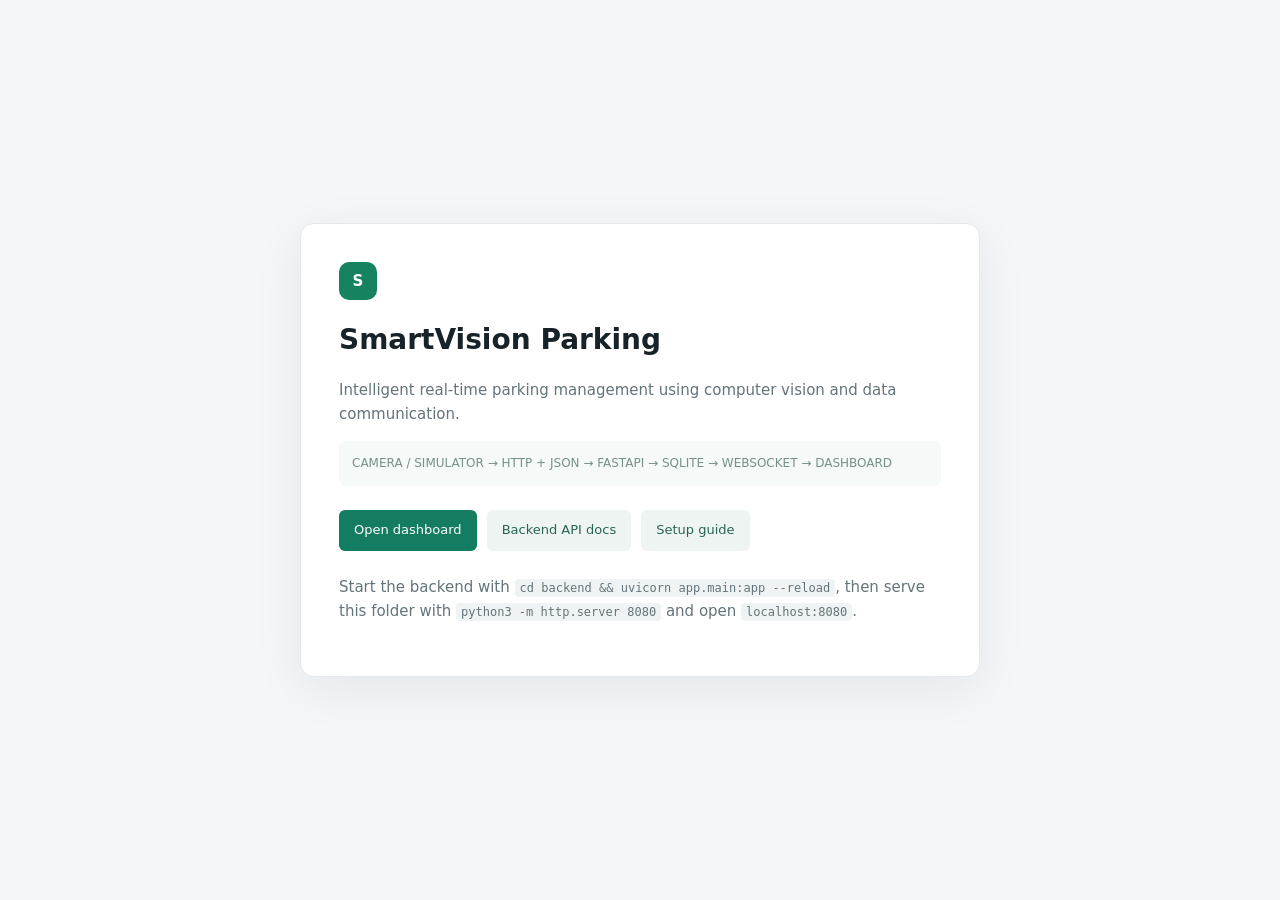
<file: index.html>
<!doctype html><html lang="en"><head><meta charset="utf-8"><meta name="viewport" content="width=device-width,initial-scale=1"><title>SmartVision Parking</title><style>*{box-sizing:border-box}body{margin:0;background:#f4f6f8;color:#172329;font:15px/1.6 system-ui,sans-serif;min-height:100vh;display:grid;place-items:center}.card{max-width:680px;background:white;border:1px solid #e5ebed;border-radius:14px;padding:38px;box-shadow:0 12px 50px #182b3212}.mark{display:inline-grid;place-items:center;width:38px;height:38px;background:#168260;color:white;border-radius:10px;font-weight:700}h1{margin:18px 0 4px;font-size:28px}p{color:#64747b}.links{display:flex;gap:10px;flex-wrap:wrap;margin:24px 0}.links a{padding:10px 15px;background:#147d61;color:white;border-radius:6px;text-decoration:none;font-size:13px}.links a.secondary{background:#eef4f2;color:#286454}code{background:#f0f3f3;padding:2px 5px;border-radius:4px;font-size:12px}.flow{font-size:12px;color:#78908a;background:#f5f9f7;padding:13px;border-radius:7px}</style></head><body><main class="card"><span class="mark">S</span><h1>SmartVision Parking</h1><p>Intelligent real-time parking management using computer vision and data communication.</p><div class="flow">CAMERA / SIMULATOR → HTTP + JSON → FASTAPI → SQLITE → WEBSOCKET → DASHBOARD</div><div class="links"><a href="frontend/">Open dashboard</a><a class="secondary" href="http://127.0.0.1:8000/docs">Backend API docs</a><a class="secondary" href="README.md">Setup guide</a></div><p>Start the backend with <code>cd backend && uvicorn app.main:app --reload</code>, then serve this folder with <code>python3 -m http.server 8080</code> and open <code>localhost:8080</code>.</p></main></body></html>
</file>
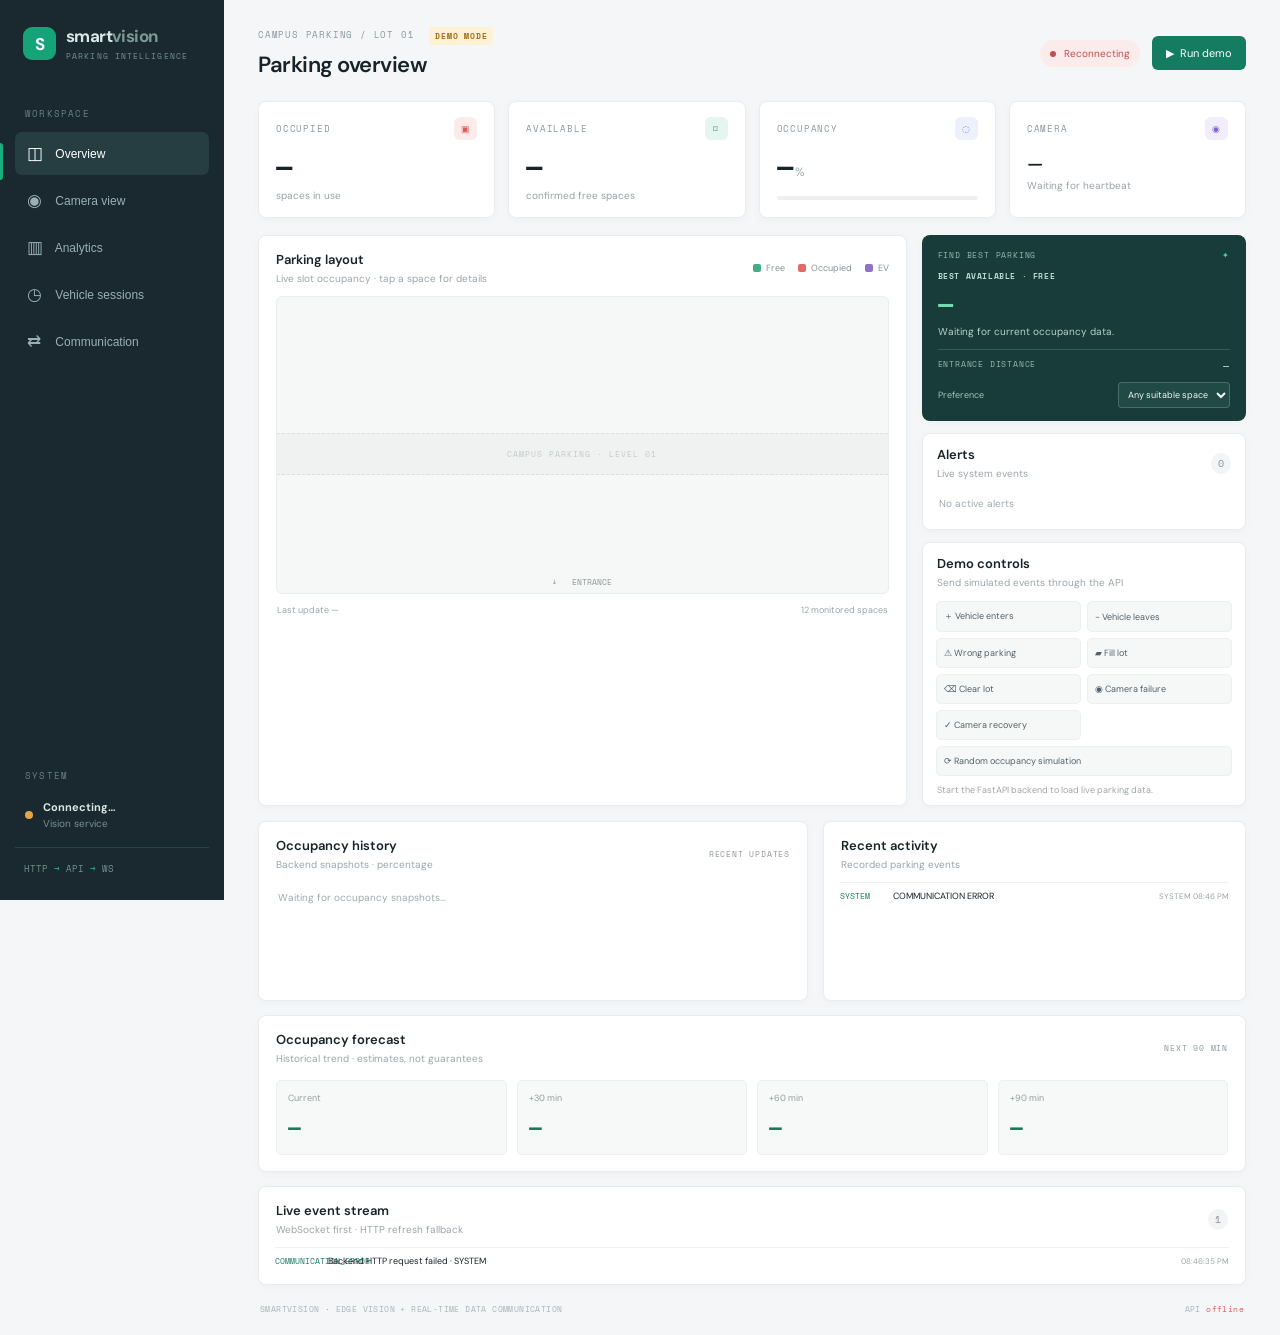
<file: frontend/index.html>
<!doctype html>
<html lang="en"><head><meta charset="utf-8"><meta name="viewport" content="width=device-width,initial-scale=1"><title>SmartVision — Parking Operations</title><link rel="preconnect" href="https://fonts.googleapis.com"><link href="https://fonts.googleapis.com/css2?family=DM+Sans:wght@400;500;600;700&family=Space+Mono:wght@400;700&display=swap" rel="stylesheet"><link rel="stylesheet" href="styles.css"></head>
<body><aside class="sidebar"><div class="brand"><span class="brandmark">S</span><span>smart<span class="brand-light">vision</span><small>PARKING INTELLIGENCE</small></span></div><div class="side-label">WORKSPACE</div><button class="nav active" data-view="overview"><span>◫</span> Overview</button><button class="nav" data-view="camera"><span>◉</span> Camera view</button><button class="nav" data-view="analytics"><span>▥</span> Analytics</button><button class="nav" data-view="sessions"><span>◷</span> Vehicle sessions</button><button class="nav" data-view="communication"><span>⇄</span> Communication</button><div class="side-bottom"><div class="side-label">SYSTEM</div><div class="camera-state"><i id="side-dot"></i><div><b id="side-camera">Connecting…</b><small>Vision service</small></div></div><div class="network">HTTP <i>→</i> API <i>→</i> WS</div></div></aside>
<main><header><div><div class="eyebrow">CAMPUS PARKING / LOT 01 <b id="demo-indicator" class="demo-badge">DEMO MODE</b></div><h1 id="view-title">Parking overview</h1></div><div class="head-actions"><span class="live-pill" id="ws-state"><i></i> Connecting</span><button id="demo-btn" class="primary">▶ &nbsp;Run demo</button></div></header>
<section class="stats overview-section"><article class="stat"><div class="stat-top"><span>OCCUPIED</span><i class="ico red">▣</i></div><strong id="occupied">—</strong><small id="occupied-sub">spaces in use</small></article><article class="stat"><div class="stat-top"><span>AVAILABLE</span><i class="ico green">⌑</i></div><strong id="free">—</strong><small>confirmed free spaces</small></article><article class="stat"><div class="stat-top"><span>OCCUPANCY</span><i class="ico blue">◌</i></div><strong><span id="occupancy">—</span><em>%</em></strong><div class="meter"><i id="meter"></i></div></article><article class="stat"><div class="stat-top"><span>CAMERA</span><i class="ico violet">◉</i></div><strong class="camera-value" id="camera-status">—</strong><small id="heartbeat">Waiting for heartbeat</small></article></section>
<div class="grid overview-section"><section class="panel map-panel"><div class="panel-head"><div><h2>Parking layout</h2><p>Live slot occupancy · tap a space for details</p></div><div class="legend"><span><i class="lg free"></i>Free</span><span><i class="lg occupied"></i>Occupied</span><span><i class="lg ev"></i>EV</span></div></div><div class="lot"><div class="drive"><span>DRIVE AISLE</span></div><div id="parking-map" class="parking-map"><div class="lane">CAMPUS PARKING · LEVEL 01</div></div><div class="entrance">↓ &nbsp; ENTRANCE</div></div><div class="map-foot"><span id="map-updated">Last update —</span><span>12 monitored spaces</span></div></section>
<aside class="right-col"><section class="panel recommendation"><div class="mini-label">FIND BEST PARKING <span>✦</span></div><div id="recommend-status" class="recommend-status">BEST AVAILABLE · FREE</div><div class="recommend-slot" id="recommend-slot">—</div><p id="recommend-reason">Waiting for current occupancy data.</p><div class="recommend-meta"><span>ENTRANCE DISTANCE</span><b id="recommend-distance">—</b></div><label class="preference-label">Preference <select id="recommend-pref"><option value="">Any suitable space</option><option value="EV">EV charging</option><option value="ACCESSIBLE">Accessible</option><option value="STANDARD">Standard</option></select></label></section><section class="panel alert-panel"><div class="panel-head compact"><div><h2>Alerts</h2><p>Live system events</p></div><span class="count" id="alert-count">0</span></div><div id="alerts" class="alerts"><div class="empty">No active alerts</div></div></section><section class="panel control-panel"><div class="panel-head compact"><div><h2>Demo controls</h2><p>Send simulated events through the API</p></div></div><div class="control-grid"><button data-action="enter">＋ Vehicle enters</button><button data-action="leave">− Vehicle leaves</button><button data-action="wrong">⚠ Wrong parking</button><button data-action="full">▰ Fill lot</button><button data-action="clear">⌫ Clear lot</button><button data-action="offline">◉ Camera failure</button><button data-action="recovery">✓ Camera recovery</button><button data-action="random" class="wide">⟳ Random occupancy simulation</button></div><div id="action-message" class="action-message">Controls transmit simulated JSON to FastAPI.</div></section></aside></div>
<div class="lower overview-section"><section class="panel chart-panel"><div class="panel-head"><div><h2>Occupancy history</h2><p>Backend snapshots · percentage</p></div><span class="chart-tag">RECENT UPDATES</span></div><div id="chart" class="chart"><div class="empty">Waiting for occupancy snapshots…</div></div></section><section class="panel event-panel"><div class="panel-head"><div><h2>Recent activity</h2><p>Recorded parking events</p></div></div><div id="events" class="events"><div class="empty">No events received yet</div></div></section></div>
<section class="panel forecast-panel overview-section"><div class="panel-head"><div><h2>Occupancy forecast</h2><p>Historical trend · estimates, not guarantees</p></div><span class="chart-tag">NEXT 90 MIN</span></div><div id="forecast" class="forecast-grid"><div>Current<strong>—</strong></div><div>+30 min<strong>—</strong></div><div>+60 min<strong>—</strong></div><div>+90 min<strong>—</strong></div></div></section>
<section class="panel stream-panel overview-section"><div class="panel-head"><div><h2>Live event stream</h2><p>WebSocket first · HTTP refresh fallback</p></div><span class="count" id="stream-count">0</span></div><div id="event-stream" class="events"><div class="empty">Waiting for events…</div></div></section>
<section id="camera-page" class="page-view panel hidden"><div class="panel-head"><div><h2>Camera view</h2><p>Browser preview with configured parking-slot overlay</p></div><div class="camera-controls"><label class="file-button">Choose video<input id="video-file" type="file" accept="video/*"></label><button id="webcam-btn" class="secondary">Start webcam</button></div></div><div class="video-stage"><video id="camera-video" autoplay muted playsinline></video><img id="backend-frame" alt="Live OpenCV camera frame"><canvas id="camera-overlay"></canvas><div id="camera-placeholder" class="video-placeholder"><b>CAMERA FEED</b><span>Choose a video or start a webcam. For RTSP/OpenCV input, configure CAMERA_SOURCE in the vision service.</span></div><span id="frame-stamp" class="frame-stamp">No frame received</span></div><div class="camera-metrics"><span>CAMERA <b id="cam-page-status">—</b></span><span>FPS <b id="cam-fps">—</b></span><span>VEHICLES (SLOT EST.) <b id="vehicle-count">—</b></span><span>OCCUPIED <b id="cam-occupied">—</b></span><span>FREE <b id="cam-free">—</b></span><span>CONFIDENCE <b id="cam-confidence">—</b></span></div><p class="muted-note">OpenCV slot classification runs in <code>vision/main.py</code>. A locally selected video or webcam is shown as a private browser preview; configured RTSP and vision-service inputs arrive through the backend.</p></section>
<section id="analytics-page" class="page-view panel hidden"><div class="panel-head"><div><h2>Parking analytics</h2><p>Persisted sessions and occupancy snapshots</p></div></div><div id="analytics-stats" class="analytics-grid"></div><h3 class="subheading">Utilization heatmap · slot × hour</h3><div id="heatmap" class="heatmap-wrap"><div class="empty">Waiting for slot events…</div></div></section>
<section id="sessions-page" class="page-view panel hidden"><div class="panel-head"><div><h2>Vehicle sessions</h2><p>Anonymous session IDs · no plate recognition</p></div></div><div id="sessions" class="table-list"><div class="empty">No parking sessions recorded.</div></div></section>
<section id="communication-page" class="page-view panel hidden"><div class="panel-head"><div><h2>Communication monitor</h2><p>Client-server transport status and activity</p></div><span id="comm-live" class="count">MONITORING</span></div><div class="architecture"><div>Camera<strong>OpenCV / simulation</strong><small id="comm-camera">—</small></div><i>HTTP · JSON ↓</i><div>FastAPI backend<strong>SQLite + event hub</strong><small id="comm-api">—</small></div><i>WebSocket ↓</i><div>Web dashboard<strong>Live UI</strong><small id="comm-ws">—</small></div></div><div id="comm-stats" class="analytics-grid"></div><h3 class="subheading">WebSocket event log</h3><div id="comm-events" class="events"><div class="empty">Waiting for WebSocket messages…</div></div></section>
<aside id="slot-drawer" class="slot-drawer hidden"><button id="drawer-close" aria-label="Close slot details">×</button><div id="slot-details"></div></aside>
<footer><span>SMARTVISION <b>·</b> EDGE VISION + REAL-TIME DATA COMMUNICATION</span><span id="api-indicator">API <i>checking</i></span></footer></main><div id="toast" class="toast"></div><script src="app.js"></script></body></html>
</file>
<file: frontend/styles.css>
:root{--bg:#f4f6f8;--panel:#fff;--ink:#172329;--muted:#829099;--line:#e7ecef;--green:#14966d;--green-bg:#e5f5ef;--red:#da5b59;--red-bg:#fbeceb;--blue:#4779e7;--nav:#19292f;--mono:'Space Mono',monospace;--sans:'DM Sans',sans-serif}*{box-sizing:border-box}body{margin:0;background:var(--bg);color:var(--ink);font:14px var(--sans);display:flex;min-height:100vh}.sidebar{width:224px;background:var(--nav);color:#dce6e7;min-height:100vh;position:fixed;inset:0 auto 0 0;padding:25px 15px;display:flex;flex-direction:column;z-index:4}.brand{display:flex;align-items:center;gap:10px;font-size:17px;font-weight:700;margin:0 8px 45px;letter-spacing:-.6px}.brandmark{width:33px;height:33px;border-radius:9px;background:#16a378;color:white;display:grid;place-items:center;font-weight:700}.brand-light{color:#7d9996}.brand small{display:block;font:8px var(--mono);letter-spacing:1.1px;color:#789091;margin-top:3px}.side-label{font:9px var(--mono);letter-spacing:1.2px;color:#698084;padding:0 10px 10px}.nav{color:#9ab0b2;background:transparent;border:0;width:100%;text-align:left;padding:11px 12px;border-radius:7px;cursor:pointer;font-size:12px;margin:2px 0}.nav span{display:inline-block;width:25px;font-size:17px;vertical-align:-1px}.nav.active,.nav:hover{background:#263e42;color:#fff}.nav.active:before{content:'';position:absolute;left:0;width:3px;height:37px;background:#18ae7d;border-radius:0 3px 3px 0}.side-bottom{margin-top:auto}.camera-state{display:flex;gap:10px;align-items:center;margin:8px 10px 17px;font-size:11px}.camera-state i{width:8px;height:8px;background:#e1a449;border-radius:50%}.camera-state i.online{background:#1db584;box-shadow:0 0 0 4px #1db58420}.camera-state i.offline{background:#e25d58}.camera-state small{display:block;color:#789091;font-size:10px;margin-top:3px}.network{font:9px var(--mono);color:#789091;border-top:1px solid #2a4145;padding:14px 9px 0}.network i{color:#21b285;font-style:normal}main{margin-left:224px;width:calc(100% - 224px);padding:27px 34px 20px;max-width:1700px}header{display:flex;justify-content:space-between;align-items:center;margin-bottom:22px}.eyebrow,.mini-label,.stat-top,.recommend-meta,.chart-tag{font:9px var(--mono);letter-spacing:.8px;color:#8b989f}.eyebrow{margin-bottom:5px}h1{font-size:22px;letter-spacing:-.5px;margin:0;font-weight:600}.head-actions{display:flex;align-items:center;gap:12px}.live-pill{background:#e5f5ef;color:#13845f;font-size:10px;padding:7px 10px;border-radius:20px}.live-pill i{display:inline-block;width:6px;height:6px;background:currentColor;border-radius:50%;margin-right:5px}.live-pill.offline{background:#fbeceb;color:#c34e4b}.primary{background:#147d61;color:#fff;border:0;border-radius:6px;padding:10px 14px;font:11px var(--sans);cursor:pointer}.primary:hover{background:#0f694f}.stats{display:grid;grid-template-columns:repeat(4,1fr);gap:13px;margin-bottom:17px}.stat,.panel{background:var(--panel);border:1px solid #e9edef;border-radius:8px;box-shadow:0 2px 9px #26343a08}.stat{padding:15px 17px;min-height:111px}.stat-top{display:flex;justify-content:space-between;align-items:center}.ico{width:23px;height:23px;border-radius:6px;display:grid;place-items:center;font-style:normal}.ico.red{background:var(--red-bg);color:var(--red)}.ico.green{background:var(--green-bg);color:var(--green)}.ico.blue{background:#edf1fd;color:var(--blue)}.ico.violet{background:#f1edfb;color:#8067c4}.stat strong{display:block;font:700 27px var(--mono);margin-top:6px;letter-spacing:-1px}.stat strong em{font:12px var(--sans);font-style:normal;color:#a1adb2;margin-left:2px}.stat small{display:block;color:#97a2a7;font-size:10px;margin-top:3px}.stat .camera-value{font:600 18px var(--sans);margin-top:12px}.meter{height:4px;background:#edf0f1;border-radius:4px;margin-top:10px}.meter i{display:block;background:#4b7dea;height:100%;width:0;border-radius:4px;transition:width .3s}.grid{display:grid;grid-template-columns:minmax(0,1.7fr) minmax(280px,.85fr);gap:15px;align-items:stretch}.right-col{display:grid;gap:12px;align-content:start}.panel-head{display:flex;align-items:center;justify-content:space-between;padding:15px 17px 11px}.panel-head h2{font-size:13px;margin:0;font-weight:600}.panel-head p{color:#9aa5aa;font-size:10px;margin:4px 0 0}.legend{display:flex;gap:13px;font-size:9px;color:#849198}.legend span{display:flex;align-items:center;gap:5px}.lg{width:8px;height:8px;border-radius:2px;background:#42ad85}.lg.occupied{background:#e26b68}.lg.ev{background:#8e71c9}.lot{margin:0 17px;background:#f6f8f7;border:1px solid #e9efec;border-radius:6px;height:298px;position:relative;overflow:hidden}.parking-map{position:absolute;inset:0}.lane{position:absolute;top:53%;left:0;width:100%;transform:translateY(-50%);height:42px;border-top:1px dashed #d9e0dd;border-bottom:1px dashed #d9e0dd;display:grid;place-items:center;color:#c1cbc7;font:8px var(--mono);letter-spacing:1px}.slot{position:absolute;width:12%;height:34%;border:1px solid #9ddbc5;background:#e4f4ec;border-radius:4px;color:#13845f;cursor:pointer;display:flex;flex-direction:column;align-items:center;justify-content:center;gap:3px;transition:background .2s,border .2s;z-index:1}.slot:hover{box-shadow:0 2px 9px #35453c20;transform:translateY(-1px)}.slot.occupied{background:#fae9e7;border-color:#eab2ad;color:#ba4e49}.slot.unknown{background:#fff4dc;border-color:#ecd18c;color:#a27b1e}.slot.ev{background:#f0ecfa;border-color:#c7b8e8;color:#7459af}.slot .slot-id{font:700 10px var(--mono)}.slot .slot-status{font-size:8px;text-transform:uppercase;letter-spacing:.3px}.slot .evtag{position:absolute;right:3px;top:3px;font:7px var(--mono)}.drive{position:absolute;left:0;right:0;top:53%;height:42px;transform:translateY(-50%);background:#f0f2f1}.drive span{display:none}.entrance{position:absolute;bottom:5px;left:0;right:0;text-align:center;font:8px var(--mono);color:#8a9892}.map-foot{display:flex;justify-content:space-between;padding:10px 18px 12px;color:#9aa5aa;font-size:9px}.recommendation{padding:14px 16px 13px;background:#173c39;color:white;border:0;min-height:139px}.mini-label{color:#94bab0;font-size:8px}.mini-label span{float:right;color:#46d6a2}.recommend-slot{font:700 25px var(--mono);margin:7px 0 0;color:#72dbb0}.recommendation p{font-size:10px;color:#bad1cb;margin:3px 0 11px}.recommend-meta{border-top:1px solid #ffffff24;padding-top:8px;display:flex;justify-content:space-between;color:#9ab9b0;font-size:8px}.recommend-meta b{font:10px var(--mono);color:#e4f4ec}.compact{padding:12px 14px 8px}.count{font:10px var(--mono);padding:3px 7px;background:#f2f4f5;color:#849198;border-radius:10px}.alerts{padding:0 14px 10px;max-height:110px;overflow:auto}.empty{font-size:10px;color:#a0aaae;padding:9px 2px}.alert-row{border-top:1px solid #eff1f2;padding:8px 0;font-size:10px;display:flex;gap:8px}.alert-row i{color:#d88045;font-style:normal}.alert-row small{display:block;color:#9aa5aa;font-size:9px;margin-top:3px}.control-panel{padding-bottom:9px}.control-grid{padding:4px 13px;display:grid;grid-template-columns:1fr 1fr;gap:6px}.control-grid button{background:#f6f8f8;border:1px solid #edf0f0;border-radius:5px;padding:8px 7px;text-align:left;color:#526169;font:9px var(--sans);cursor:pointer}.control-grid button:hover{border-color:#80b8a6;color:#147d61;background:#f1faf6}.control-grid .wide{grid-column:span 2}.action-message{padding:4px 14px 0;font-size:9px;color:#9ca7ab}.lower{display:grid;grid-template-columns:1.3fr 1fr;gap:15px;margin-top:15px}.chart-panel,.event-panel{min-height:180px}.chart{padding:0 17px 10px;height:118px}.chart svg{width:100%;height:100%;overflow:visible}.chart text{font:8px var(--mono);fill:#9ba6aa}.chart .gridline{stroke:#edf0f1;stroke-width:1}.chart .line{fill:none;stroke:#15916b;stroke-width:2}.chart .area{fill:#15916b;opacity:.09}.chart-tag{font-size:8px}.events{padding:0 16px 10px;max-height:138px;overflow:auto}.event-row{display:grid;grid-template-columns:45px 1fr auto;align-items:center;gap:8px;padding:7px 0;border-top:1px solid #eff1f2;font-size:9px}.event-code{font:8px var(--mono);color:#147d61}.event-row small{color:#9ba5a9;font-size:8px}footer{display:flex;justify-content:space-between;color:#aab3b6;font:8px var(--mono);letter-spacing:.4px;padding:18px 2px 0}footer b{color:#5fb696}footer i{font-style:normal;color:#3b9b77}.toast{position:fixed;bottom:18px;right:20px;background:#1c3531;color:white;border-radius:6px;padding:11px 14px;font-size:11px;opacity:0;transform:translateY(8px);transition:.2s;pointer-events:none;z-index:10}.toast.show{opacity:1;transform:none}@media(max-width:1000px){.sidebar{width:70px;padding:20px 9px}.brand{margin:0 9px 40px}.brand>span:not(.brandmark),.side-label,.nav:not(.active),.nav{font-size:0}.nav span{font-size:18px}.nav{text-align:center;padding:10px 0}.side-bottom{overflow:hidden}.camera-state{margin:8px}.camera-state div,.network{display:none}main{margin-left:70px;width:calc(100% - 70px);padding:22px}.grid{grid-template-columns:minmax(0,1.4fr) minmax(260px,.8fr)}}@media(max-width:700px){main{padding:16px 12px}.head-actions{gap:6px}.live-pill{font-size:0}.live-pill i{font-size:10px}.stats{grid-template-columns:1fr 1fr;gap:8px}.stat{padding:12px;min-height:100px}.grid,.lower{grid-template-columns:1fr}.lot{height:250px;margin:0 10px}.panel-head{padding:12px}.right-col{grid-template-columns:1fr}.sidebar{width:54px}.sidebar .brand{margin-left:1px}.sidebar .brandmark{width:32px}.sidebar .nav.active:before{height:37px}main{margin-left:54px;width:calc(100% - 54px)}h1{font-size:19px}.legend{gap:7px}footer{font-size:7px}}

/* Focused product views that retain the existing SmartVision visual language. */
.hidden{display:none!important}.demo-badge{display:inline-block;margin-left:8px;padding:3px 6px;border-radius:3px;background:#fff1d6;color:#a36e16;font:700 8px var(--mono);vertical-align:middle}.secondary,.file-button{border:1px solid #dfe7e3;background:#fff;color:#40564e;border-radius:5px;padding:8px 11px;font:10px var(--sans);cursor:pointer}.file-button input{display:none}.camera-controls{display:flex;gap:7px}.page-view{margin-top:15px;padding-bottom:16px}.video-stage{position:relative;margin:0 16px;background:#172321;border-radius:6px;overflow:hidden;aspect-ratio:16/8;display:grid;place-items:center}.video-stage video,.video-stage canvas{position:absolute;width:100%;height:100%;object-fit:contain}.video-stage canvas{pointer-events:none}.video-placeholder{position:absolute;inset:0;display:flex;flex-direction:column;align-items:center;justify-content:center;color:#d8e4df;gap:9px;text-align:center;padding:30px}.video-placeholder b{font:700 13px var(--mono);letter-spacing:1px}.video-placeholder span{max-width:420px;color:#9fb2aa;font-size:10px}.frame-stamp{position:absolute;bottom:9px;right:10px;color:#d1dfd9;background:#182622b8;padding:5px 7px;border-radius:3px;font:8px var(--mono)}.camera-metrics{display:grid;grid-template-columns:repeat(6,1fr);gap:8px;margin:13px 16px 0}.camera-metrics span{padding:9px;background:#f6f8f7;border-radius:4px;color:#95a19c;font:8px var(--mono)}.camera-metrics b{display:block;color:#35463f;font-size:11px;margin-top:5px}.muted-note{margin:12px 17px 0;color:#929f99;font-size:10px}.forecast-panel,.stream-panel{margin-top:14px}.forecast-grid{display:grid;grid-template-columns:repeat(4,1fr);padding:4px 17px 16px;gap:10px}.forecast-grid div{padding:11px;background:#f7f9f8;border:1px solid #edf0ef;border-radius:5px;color:#929e99;font-size:9px}.forecast-grid strong{display:block;color:#1b785d;font:700 21px var(--mono);margin-top:7px}.analytics-grid{display:grid;grid-template-columns:repeat(5,minmax(100px,1fr));gap:9px;padding:3px 16px 16px}.metric-card{padding:11px;background:#f7f9f8;border:1px solid #edf0ef;border-radius:5px;color:#8e9a95;font-size:9px}.metric-card strong{display:block;color:#263c34;font:700 17px var(--mono);margin-top:7px}.subheading{margin:5px 16px 10px;color:#53635d;font-size:11px}.heatmap-wrap{overflow:auto;padding:0 16px 18px}.heatmap{min-width:680px;display:grid;grid-template-columns:52px repeat(24,minmax(20px,1fr));gap:3px;font:8px var(--mono);color:#788780}.heat-head{text-align:center;padding:4px 1px}.heat-name{padding:4px 2px}.heat-cell{height:17px;border-radius:2px;background:#edf3f0}.table-list{padding:0 16px 14px}.session-row{display:grid;grid-template-columns:1fr 70px 1.4fr 90px;align-items:center;gap:8px;padding:11px 4px;border-top:1px solid #eff1f2;color:#56635e;font-size:10px}.session-row strong{color:#286f59;font:700 10px var(--mono)}.session-row small{color:#94a09b}.architecture{display:flex;align-items:center;justify-content:space-around;gap:9px;margin:6px 16px 14px;padding:14px;background:#f7f9f8;border-radius:5px}.architecture>div{flex:1;padding:12px;background:white;border:1px solid #e9efec;border-radius:5px;color:#168262;text-align:center;font:700 10px var(--mono)}.architecture strong,.architecture small{display:block;margin-top:7px;color:#40524a;font:600 10px var(--sans)}.architecture small{color:#9aa6a1;font-size:8px}.architecture>i{color:#82918b;font:8px var(--mono);text-align:center}.slot-drawer{position:fixed;z-index:12;right:0;top:0;bottom:0;width:min(340px,90vw);padding:27px 22px;background:white;box-shadow:-8px 0 30px #172d241c}.slot-drawer>button{float:right;border:0;background:none;color:#66746e;font-size:25px;cursor:pointer}.drawer-title{font:700 22px var(--mono);color:#18795d;margin:22px 0}.detail-line{padding:12px 0;border-top:1px solid #edf0ef;color:#94a09b;font-size:10px}.detail-line b{float:right;color:#34463e;font-size:10px}.slot.reserved,.slot.accessible,.slot.bike{background:#fff2dc;border-color:#e7c77e;color:#927026}.slot.standard{box-shadow:inset 0 0 0 1px #d8e8df}.lg.occupied{background:#e26b68}.lg.free{background:#42ad85}@media(max-width:700px){.camera-metrics{grid-template-columns:repeat(3,1fr);margin-left:10px;margin-right:10px}.video-stage{margin:0 10px;aspect-ratio:4/3}.forecast-grid{padding-left:10px;padding-right:10px;gap:5px}.forecast-grid strong{font-size:17px}.analytics-grid{grid-template-columns:repeat(2,minmax(100px,1fr));padding-left:10px;padding-right:10px}.architecture{flex-direction:column}.architecture>div{width:100%}.architecture>i{transform:rotate(90deg)}.session-row{grid-template-columns:1fr 45px 1fr}.session-row small:last-child{display:none}.camera-controls{gap:4px}.camera-controls>*{padding:7px;font-size:9px}}
.preference-label{display:flex;align-items:center;justify-content:space-between;margin-top:9px;color:#a1c7bc;font-size:9px}.preference-label select{max-width:150px;border:1px solid #ffffff30;background:#214945;color:#effaf5;border-radius:4px;padding:5px;font:9px var(--sans)}.video-stage img{display:none;position:absolute;width:100%;height:100%;object-fit:contain}.video-stage img.visible{display:block}.chart .predicted{fill:none;stroke:#7389c9;stroke-width:2;stroke-dasharray:5 4}.chart .predicted~text{fill:#8a97c5}.event-stream{max-height:220px}
.slot.accessible{background:#eaf0fc;border-color:#becdf0;color:#536da9}.slot.bike{background:#e4f3f7;border-color:#abd5df;color:#337b89}.slot.ev.occupied,.slot.reserved.occupied,.slot.accessible.occupied,.slot.bike.occupied{background:#fae9e7;border-color:#eab2ad;color:#ba4e49}.slot.ev.unknown,.slot.reserved.unknown,.slot.accessible.unknown,.slot.bike.unknown{background:#fff4dc;border-color:#ecd18c;color:#a27b1e}
.recommend-status{margin-top:9px;color:#bddbd0;font:700 8px var(--mono);letter-spacing:.6px}.recommend-slot{margin-top:3px}
</file>
